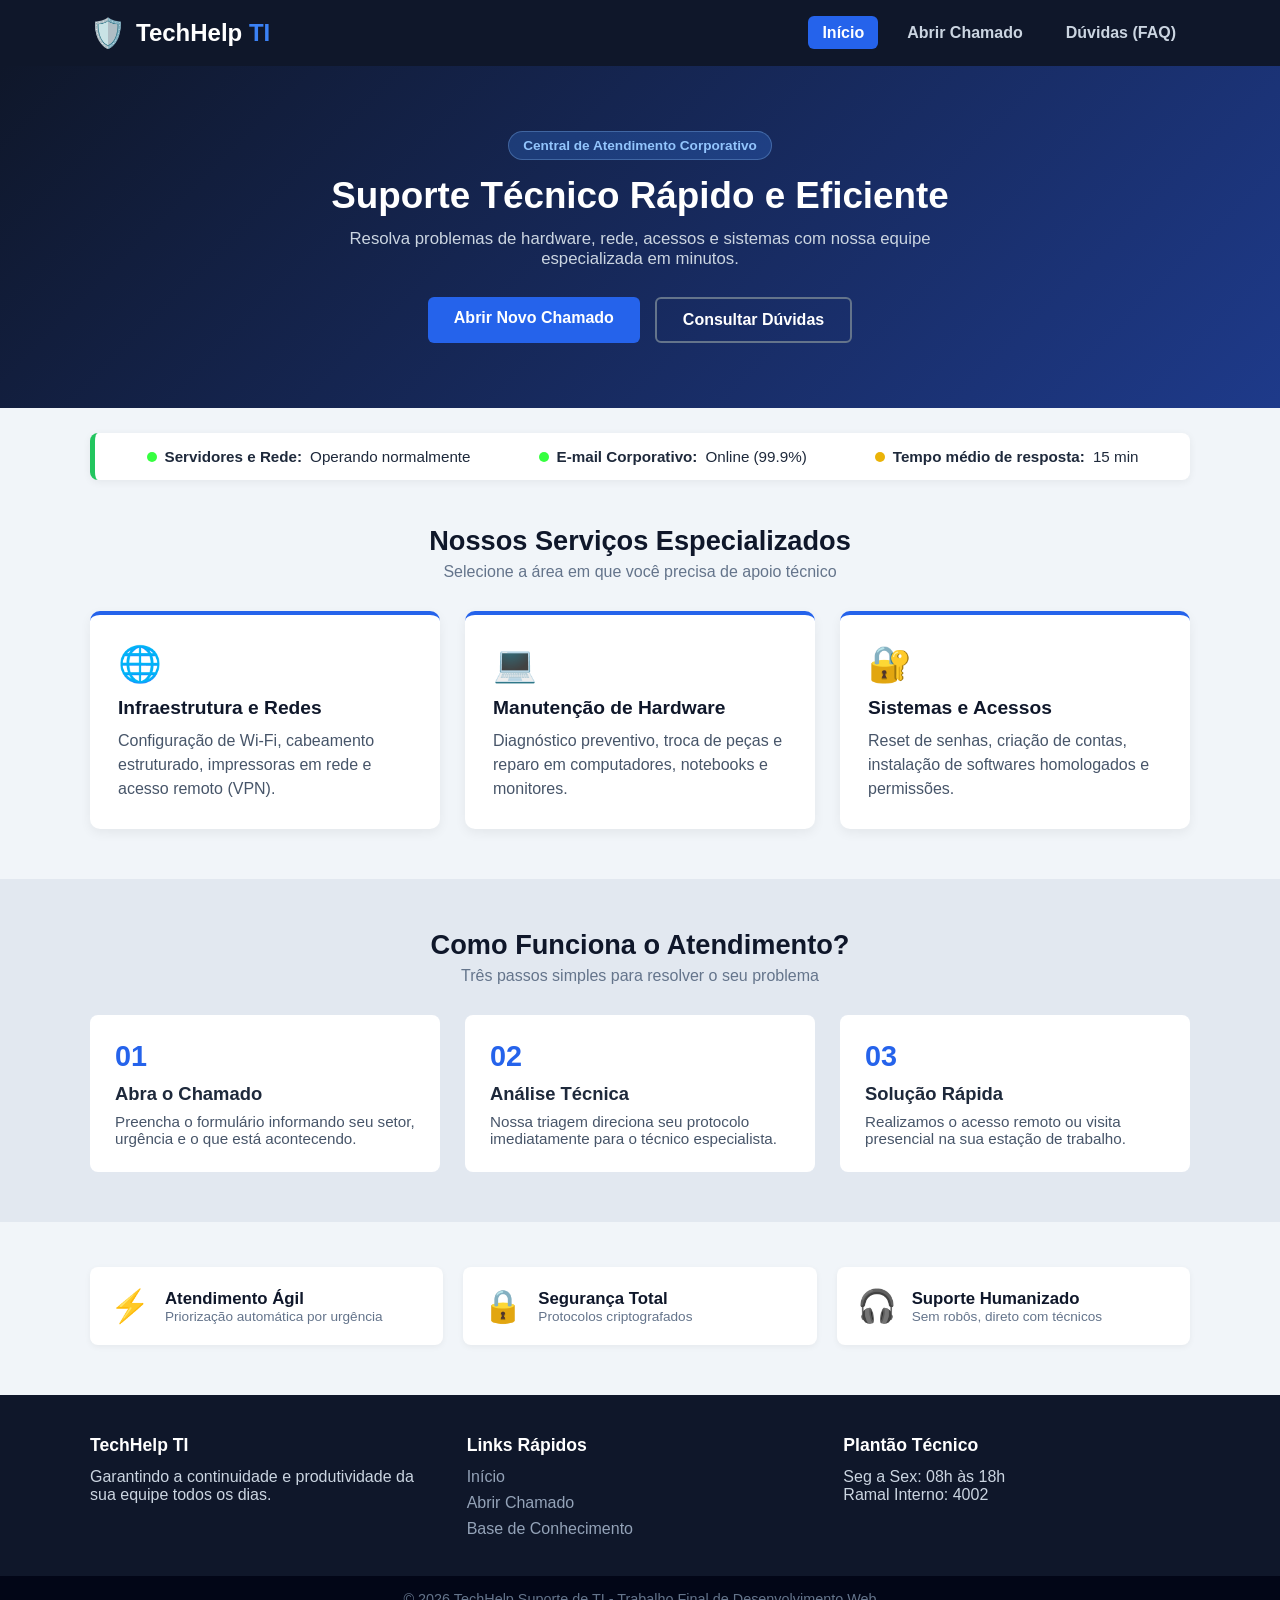
<file: index.html>
<!DOCTYPE html>
<html lang="pt-BR">
<head>
    <meta charset="UTF-8">
    <meta name="viewport" content="width=device-width, initial-scale=1.0">
    <title>TechHelp - Suporte de TI</title>
    <link rel="stylesheet" href="style.css">
</head>
<body>
    <!-- 1. Cabeçalho e 2. Barra de Navegação -->
    <header>
        <div class="container nav-container">
            <div class="logo">
                <span class="logo-icone">🛡️</span>
                <h1>TechHelp <span>TI</span></h1>
            </div>
            <nav>
                <ul>
                    <li><a href="index.html" class="ativo">Início</a></li>
                    <li><a href="chamado.html">Abrir Chamado</a></li>
                    <li><a href="faq.html">Dúvidas (FAQ)</a></li>
                </ul>
            </nav>
        </div>
    </header>

    <main>
        <!-- 3. Seção Hero (Banner Principal) -->
        <section class="hero">
            <div class="container">
                <span class="badge-hero">Central de Atendimento Corporativo</span>
                <h2>Suporte Técnico Rápido e Eficiente</h2>
                <p>Resolva problemas de hardware, rede, acessos e sistemas com nossa equipe especializada em minutos.</p>
                <div class="hero-botoes">
                    <a href="chamado.html" class="btn">Abrir Novo Chamado</a>
                    <a href="faq.html" class="btn btn-secundario">Consultar Dúvidas</a>
                </div>
            </div>
        </section>

        <!-- 4. Barra de Status dos Sistemas -->
        <section class="status-bar container">
            <div class="status-item">
                <span class="ponto-verde"></span>
                <strong>Servidores e Rede:</strong> Operando normalmente
            </div>
            <div class="status-item">
                <span class="ponto-verde"></span>
                <strong>E-mail Corporativo:</strong> Online (99.9%)
            </div>
            <div class="status-item">
                <span class="ponto-amarelo"></span>
                <strong>Tempo médio de resposta:</strong> 15 min
            </div>
        </section>

        <!-- 5. Nossos Serviços -->
        <section class="servicos container">
            <div class="titulo-secao">
                <h3>Nossos Serviços Especializados</h3>
                <p>Selecione a área em que você precisa de apoio técnico</p>
            </div>
            <div class="cards-grid">
                <article class="card">
                    <div class="card-icone">🌐</div>
                    <h4>Infraestrutura e Redes</h4>
                    <p>Configuração de Wi-Fi, cabeamento estruturado, impressoras em rede e acesso remoto (VPN).</p>
                </article>
                <article class="card">
                    <div class="card-icone">💻</div>
                    <h4>Manutenção de Hardware</h4>
                    <p>Diagnóstico preventivo, troca de peças e reparo em computadores, notebooks e monitores.</p>
                </article>
                <article class="card">
                    <div class="card-icone">🔐</div>
                    <h4>Sistemas e Acessos</h4>
                    <p>Reset de senhas, criação de contas, instalação de softwares homologados e permissões.</p>
                </article>
            </div>
        </section>

        <!-- 6. Como Funciona o Atendimento (Passo a Passo) -->
        <section class="como-funciona">
            <div class="container">
                <div class="titulo-secao">
                    <h3>Como Funciona o Atendimento?</h3>
                    <p>Três passos simples para resolver o seu problema</p>
                </div>
                <div class="passos-grid">
                    <div class="passo">
                        <span class="passo-numero">01</span>
                        <h4>Abra o Chamado</h4>
                        <p>Preencha o formulário informando seu setor, urgência e o que está acontecendo.</p>
                    </div>
                    <div class="passo">
                        <span class="passo-numero">02</span>
                        <h4>Análise Técnica</h4>
                        <p>Nossa triagem direciona seu protocolo imediatamente para o técnico especialista.</p>
                    </div>
                    <div class="passo">
                        <span class="passo-numero">03</span>
                        <h4>Solução Rápida</h4>
                        <p>Realizamos o acesso remoto ou visita presencial na sua estação de trabalho.</p>
                    </div>
                </div>
            </div>
        </section>

        <!-- 7. Diferenciais do Suporte -->
        <section class="diferenciais container">
            <div class="diferencial-box">
                <span>⚡</span>
                <div>
                    <h5>Atendimento Ágil</h5>
                    <p>Priorização automática por urgência</p>
                </div>
            </div>
            <div class="diferencial-box">
                <span>🔒</span>
                <div>
                    <h5>Segurança Total</h5>
                    <p>Protocolos criptografados</p>
                </div>
            </div>
            <div class="diferencial-box">
                <span>🎧</span>
                <div>
                    <h5>Suporte Humanizado</h5>
                    <p>Sem robôs, direto com técnicos</p>
                </div>
            </div>
        </section>
    </main>

    <!-- 8. Rodapé Completo -->
    <footer>
        <div class="container footer-grid">
            <div>
                <h4>TechHelp TI</h4>
                <p>Garantindo a continuidade e produtividade da sua equipe todos os dias.</p>
            </div>
            <div>
                <h4>Links Rápidos</h4>
                <ul>
                    <li><a href="index.html">Início</a></li>
                    <li><a href="chamado.html">Abrir Chamado</a></li>
                    <li><a href="faq.html">Base de Conhecimento</a></li>
                </ul>
            </div>
            <div>
                <h4>Plantão Técnico</h4>
                <p>Seg a Sex: 08h às 18h</p>
                <p>Ramal Interno: 4002</p>
            </div>
        </div>
        <div class="footer-bottom">
            <p>&copy; 2026 TechHelp Suporte de TI - Trabalho Final de Desenvolvimento Web</p>
        </div>
    </footer>
</body>
</html>
</file>
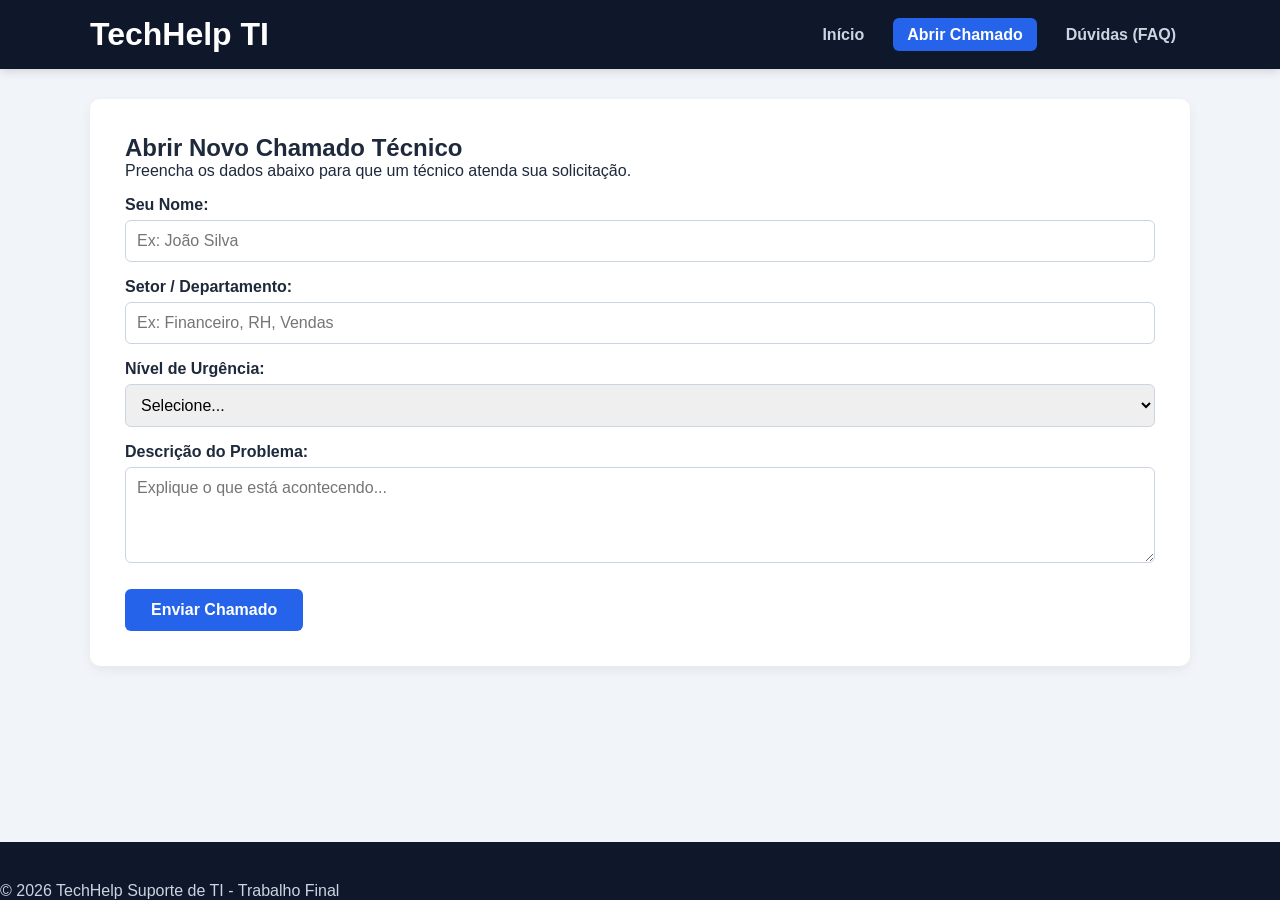
<file: chamado.html>
<!DOCTYPE html>
<html lang="pt-BR">
<head>
    <meta charset="UTF-8">
    <meta name="viewport" content="width=device-width, initial-scale=1.0">
    <title>Abrir Chamado - TechHelp TI</title>
    <link rel="stylesheet" href="style.css">
</head>
<body>
    <header>
        <div class="container nav-container">
            <h1>TechHelp TI</h1>
            <nav>
                <ul>
                    <li><a href="index.html">Início</a></li>
                    <li><a href="chamado.html" class="ativo">Abrir Chamado</a></li>
                    <li><a href="faq.html">Dúvidas (FAQ)</a></li>
                </ul>
            </nav>
        </div>
    </header>

    <main class="container">
        <section class="form-section">
            <h2>Abrir Novo Chamado Técnico</h2>
            <p>Preencha os dados abaixo para que um técnico atenda sua solicitação.</p>

            <form id="formChamado" action="https://api.web3forms.com/submit" method="POST" target="iframeEnvio">
                <input type="hidden" name="access_key" value="c0d361ac-a10d-40cb-9e27-8e6ee6c14d07">
                <input type="hidden" name="from_name" value="TechHelp TI">
                <input type="hidden" name="subject" id="assuntoEmail" value="Novo Chamado TechHelp TI">
                <input type="hidden" name="Chamado" id="numeroProtocolo" value="">

                <div class="campo">
                    <label for="nome">Seu Nome:</label>
                    <input type="text" id="nome" name="Solicitante" placeholder="Ex: João Silva" required>
                </div>

                <div class="campo">
                    <label for="setor">Setor / Departamento:</label>
                    <input type="text" id="setor" name="Setor" placeholder="Ex: Financeiro, RH, Vendas" required>
                </div>

                <div class="campo">
                    <label for="urgencia">Nível de Urgência:</label>
                    <select id="urgencia" name="Urgencia" required>
                        <option value="">Selecione...</option>
                        <option value="Baixa">Baixa (Dúvida ou solicitação simples)</option>
                        <option value="Média">Média (Sistema lento, mas consigo trabalhar)</option>
                        <option value="Alta">Alta (Computador ou sistema parado)</option>
                    </select>
                </div>

                <div class="campo">
                    <label for="descricao">Descrição do Problema:</label>
                    <textarea id="descricao" name="Problema" rows="4" placeholder="Explique o que está acontecendo..." required></textarea>
                </div>

                <button type="submit" class="btn">Enviar Chamado</button>
            </form>

            <!-- Iframe oculto que recebe a resposta do servidor sem recarregar sua tela -->
            <iframe name="iframeEnvio" style="display:none;"></iframe>

            <!-- Área onde o JS vai mostrar o resultado -->
            <div id="mensagemRetorno" class="mensagem oculto"></div>
        </section>
    </main>

    <footer>
        <p>&copy; 2026 TechHelp Suporte de TI - Trabalho Final</p>
    </footer>

    <script src="script.js"></script>
</body>
</html>
</file>
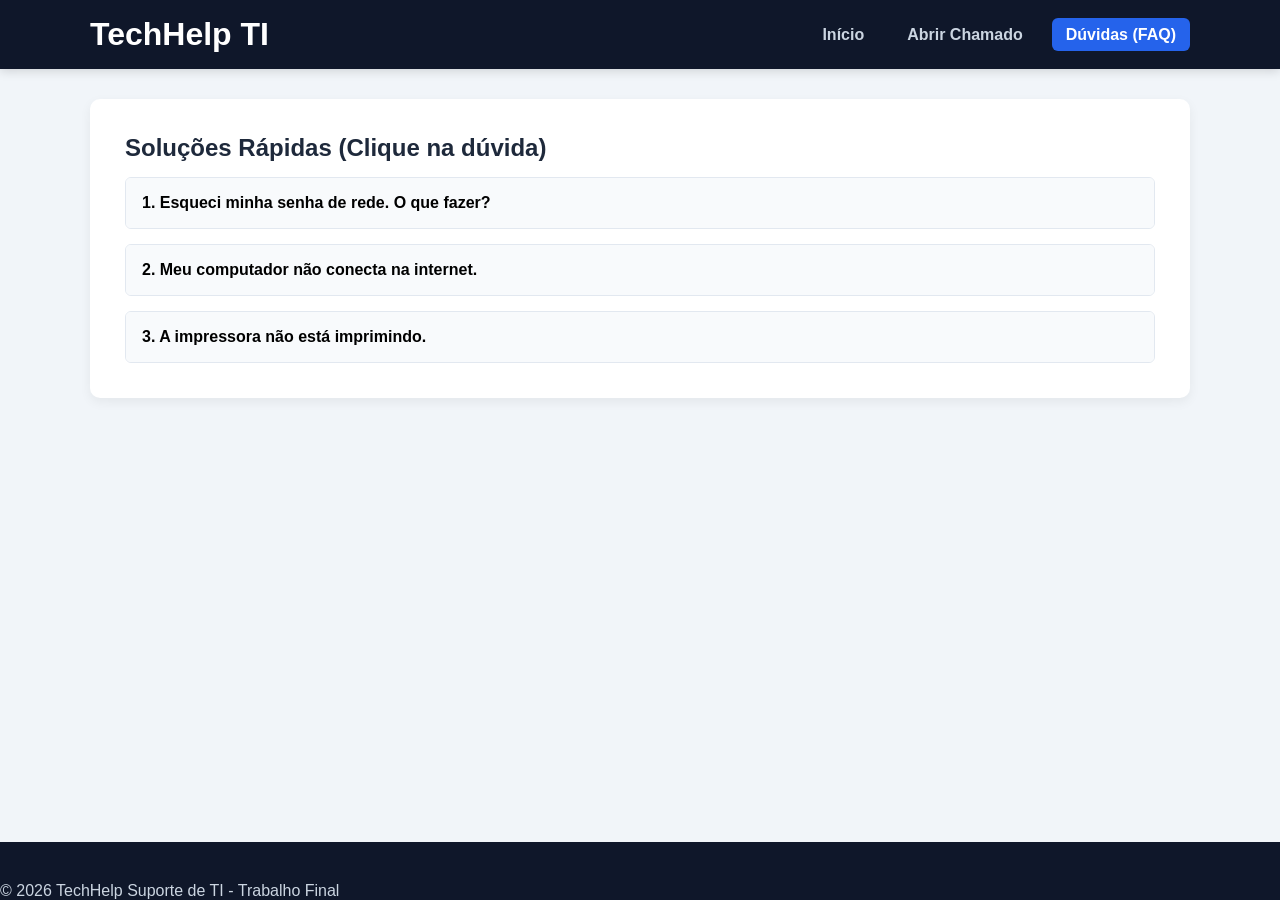
<file: faq.html>
<!DOCTYPE html>
<html lang="pt-BR">
<head>
    <meta charset="UTF-8">
    <meta name="viewport" content="width=device-width, initial-scale=1.0">
    <title>FAQ - TechHelp TI</title>
    <link rel="stylesheet" href="style.css">
</head>
<body>
    <header>
        <div class="container nav-container">
            <h1>TechHelp TI</h1>
            <nav>
                <ul>
                    <li><a href="index.html">Início</a></li>
                    <li><a href="chamado.html">Abrir Chamado</a></li>
                    <li><a href="faq.html" class="ativo">Dúvidas (FAQ)</a></li>
                </ul>
            </nav>
        </div>
    </header>

    <main class="container">
        <section class="faq-section">
            <h2>Soluções Rápidas (Clique na dúvida)</h2>

            <div class="faq-item">
                <button class="faq-pergunta">1. Esqueci minha senha de rede. O que fazer?</button>
                <div class="faq-resposta oculto">
                    <p>Abra um chamado com urgência "Média" informando seu nome completo e matrícula para realizarmos o reset.</p>
                </div>
            </div>

            <div class="faq-item">
                <button class="faq-pergunta">2. Meu computador não conecta na internet.</button>
                <div class="faq-resposta oculto">
                    <p>Verifique se o cabo de rede está bem encaixado atrás do gabinete ou se o modo avião está desativado no notebook.</p>
                </div>
            </div>

            <div class="faq-item">
                <button class="faq-pergunta">3. A impressora não está imprimindo.</button>
                <div class="faq-resposta oculto">
                    <p>Confira se há papel na bandeja, se não há luz vermelha piscando e tente reiniciar o equipamento.</p>
                </div>
            </div>
        </section>
    </main>

    <footer>
        <p>&copy; 2026 TechHelp Suporte de TI - Trabalho Final</p>
    </footer>

    <script src="script.js"></script>
</body>
</html>
</file>
<file: style.css>
* {
    margin: 0;
    padding: 0;
    box-sizing: border-box;
    font-family: 'Segoe UI', Arial, Helvetica, sans-serif;
}

body {
    background-color: #f1f5f9;
    color: #1e293b;
    display: flex;
    flex-direction: column;
    min-height: 100vh;
}

.container {
    width: 90%;
    max-width: 1100px;
    margin: 0 auto;
}

/* 1 e 2. Cabeçalho e Menu */
header {
    background-color: #0f172a;
    color: #fff;
    padding: 16px 0;
    box-shadow: 0 2px 10px rgba(0,0,0,0.15);
}

.nav-container {
    display: flex;
    justify-content: space-between;
    align-items: center;
}

.logo {
    display: flex;
    align-items: center;
    gap: 10px;
}

.logo-icone {
    font-size: 1.8rem;
}

.logo h1 {
    font-size: 1.5rem;
}

.logo span {
    color: #3b82f6;
}

nav ul {
    list-style: none;
    display: flex;
    gap: 15px;
}

nav a {
    color: #cbd5e1;
    text-decoration: none;
    font-weight: 600;
    padding: 8px 14px;
    border-radius: 6px;
    transition: 0.2s;
}

nav a:hover, nav a.ativo {
    background-color: #2563eb;
    color: #fff;
}

/* 3. Seção Hero */
main {
    flex: 1;
}

.hero {
    background: linear-gradient(135deg, #0f172a 0%, #1e3a8a 100%);
    color: #fff;
    padding: 65px 20px;
    text-align: center;
    margin-bottom: 25px;
}

.badge-hero {
    background-color: rgba(59, 130, 246, 0.25);
    color: #93c5fd;
    padding: 6px 14px;
    border-radius: 20px;
    font-size: 0.85rem;
    font-weight: bold;
    display: inline-block;
    margin-bottom: 15px;
    border: 1px solid rgba(147, 197, 253, 0.3);
}

.hero h2 {
    margin-bottom: 12px;
    font-size: 2.3rem;
}

.hero p {
    margin-bottom: 28px;
    color: #cbd5e1;
    max-width: 600px;
    margin-left: auto;
    margin-right: auto;
    font-size: 1.05rem;
}

.hero-botoes {
    display: flex;
    justify-content: center;
    gap: 15px;
    flex-wrap: wrap;
}

.btn {
    display: inline-block;
    background-color: #2563eb;
    color: #fff;
    padding: 12px 26px;
    text-decoration: none;
    border: none;
    border-radius: 6px;
    font-size: 1rem;
    font-weight: bold;
    cursor: pointer;
    transition: 0.2s;
}

.btn:hover {
    background-color: #1d4ed8;
    transform: translateY(-2px);
}

.btn-secundario {
    background-color: transparent;
    border: 2px solid #64748b;
}

.btn-secundario:hover {
    background-color: rgba(255, 255, 255, 0.1);
    border-color: #fff;
}

/* 4. Barra de Status */
.status-bar {
    background-color: #fff;
    padding: 15px 25px;
    border-radius: 8px;
    box-shadow: 0 2px 8px rgba(0,0,0,0.06);
    display: flex;
    justify-content: space-around;
    flex-wrap: wrap;
    gap: 15px;
    margin-bottom: 45px;
    border-left: 5px solid #22c55e;
}

.status-item {
    display: flex;
    align-items: center;
    gap: 8px;
    font-size: 0.95rem;
}

.ponto-verde, .ponto-amarelo {
    width: 10px;
    height: 10px;
    border-radius: 50%;
    display: inline-block;
}

.ponto-verde { background-color: #36ff40; }
.ponto-amarelo { background-color: #eab308; }

/* Títulos de Seção */
.titulo-secao {
    text-align: center;
    margin-bottom: 30px;
}

.titulo-secao h3 {
    font-size: 1.7rem;
    color: #0f172a;
    margin-bottom: 6px;
}

.titulo-secao p {
    color: #64748b;
}

/* 5. Cards de Serviços */
.servicos {
    margin-bottom: 50px;
}

.cards-grid {
    display: grid;
    grid-template-columns: repeat(3, 1fr);
    gap: 25px;
}

.card {
    background: #fff;
    padding: 28px;
    border-radius: 10px;
    box-shadow: 0 4px 12px rgba(0,0,0,0.06);
    border-top: 4px solid #2563eb;
    transition: 0.2s;
}

.card:hover {
    transform: translateY(-4px);
    box-shadow: 0 8px 18px rgba(0,0,0,0.1);
}

.card-icone {
    font-size: 2.2rem;
    margin-bottom: 12px;
}

.card h4 {
    color: #0f172a;
    font-size: 1.2rem;
    margin-bottom: 10px;
}

.card p {
    color: #475569;
    line-height: 1.5;
}

/* 6. Como Funciona */
.como-funciona {
    background-color: #e2e8f0;
    padding: 50px 0;
    margin-bottom: 45px;
}

.passos-grid {
    display: grid;
    grid-template-columns: repeat(3, 1fr);
    gap: 25px;
}

.passo {
    background-color: #fff;
    padding: 25px;
    border-radius: 8px;
    position: relative;
}

.passo-numero {
    font-size: 1.8rem;
    font-weight: bold;
    color: #2563eb;
    display: block;
    margin-bottom: 10px;
}

.passo h4 {
    margin-bottom: 8px;
    font-size: 1.15rem;
}

.passo p {
    color: #475569;
    font-size: 0.95rem;
}

/* 7. Diferenciais */
.diferenciais {
    display: grid;
    grid-template-columns: repeat(3, 1fr);
    gap: 20px;
    margin-bottom: 50px;
}

.diferencial-box {
    background-color: #fff;
    padding: 20px;
    border-radius: 8px;
    display: flex;
    align-items: center;
    gap: 15px;
    box-shadow: 0 2px 6px rgba(0,0,0,0.05);
}

.diferencial-box span {
    font-size: 2rem;
}

.diferencial-box h5 {
    font-size: 1.05rem;
    color: #0f172a;
}

.diferencial-box p {
    font-size: 0.85rem;
    color: #64748b;
}

/* Formulário e FAQ (Páginas internas) */
.form-section, .faq-section {
    background: #fff;
    padding: 35px;
    border-radius: 10px;
    box-shadow: 0 4px 12px rgba(0,0,0,0.06);
    margin: 30px auto;
}

.campo {
    margin-top: 16px;
}

.campo label {
    display: block;
    margin-bottom: 6px;
    font-weight: bold;
}

.campo input, .campo select, .campo textarea {
    width: 100%;
    padding: 11px;
    border: 1px solid #cbd5e1;
    border-radius: 6px;
    font-size: 1rem;
    transition: border-color 0.2s, box-shadow 0.2s;
}

.campo input:focus, .campo select:focus, .campo textarea:focus {
    outline: none;
    border-color: #2563eb;
    box-shadow: 0 0 0 3px rgba(37, 99, 235, 0.15);
}

form .btn {
    margin-top: 22px;
}

/* Caixa de Mensagem Destacada */
.mensagem {
    margin-top: 22px;
    padding: 16px 20px;
    border-radius: 8px;
    font-weight: 600;
    font-size: 1rem;
    line-height: 1.5;
    animation: deslizarSuave 0.3s ease-out;
}

.sucesso {
    background-color: #dcfce7;
    color: #166534;
    border: 1px solid #86efac;
    border-left: 6px solid #16a34a;
    box-shadow: 0 4px 12px rgba(22, 163, 74, 0.15);
}

.sucesso::before {
    content: "✔ ";
    font-weight: bold;
    margin-right: 6px;
}

.erro {
    background-color: #fee2e2;
    color: #991b1b;
    border: 1px solid #fca5a5;
    border-left: 6px solid #dc2626;
}

@keyframes deslizarSuave {
    from {
        opacity: 0;
        transform: translateY(-6px);
    }
    to {
        opacity: 1;
        transform: translateY(0);
    }
}

.faq-item {
    margin-top: 15px;
    border: 1px solid #e2e8f0;
    border-radius: 6px;
    overflow: hidden;
}

.faq-pergunta {
    width: 100%;
    text-align: left;
    padding: 16px;
    background: #f8fafc;
    border: none;
    font-size: 1rem;
    font-weight: bold;
    cursor: pointer;
}

.faq-pergunta:hover {
    background: #e2e8f0;
}

.faq-resposta {
    padding: 16px;
    background: #fff;
    border-top: 1px solid #e2e8f0;
    color: #475569;
}

.oculto {
    display: none;
}

/* 8. Rodapé Completo */
footer {
    background-color: #0f172a;
    color: #cbd5e1;
    padding-top: 40px;
    margin-top: auto;
}

.footer-grid {
    display: grid;
    grid-template-columns: repeat(3, 1fr);
    gap: 30px;
    padding-bottom: 30px;
}

footer h4 {
    color: #fff;
    margin-bottom: 12px;
    font-size: 1.1rem;
}

footer ul {
    list-style: none;
}

footer ul li {
    margin-bottom: 8px;
}

footer a {
    color: #94a3b8;
    text-decoration: none;
}

footer a:hover {
    color: #fff;
}

.footer-bottom {
    background-color: #020617;
    text-align: center;
    padding: 15px 0;
    font-size: 0.9rem;
    color: #64748b;
}

/* Responsividade para Celular */
@media (max-width: 768px) {
    .nav-container {
        flex-direction: column;
        gap: 15px;
    }

    .cards-grid, .passos-grid, .diferenciais, .footer-grid {
        grid-template-columns: 1fr;
    }

    .hero h2 {
        font-size: 1.8rem;
    }
}
</file>
